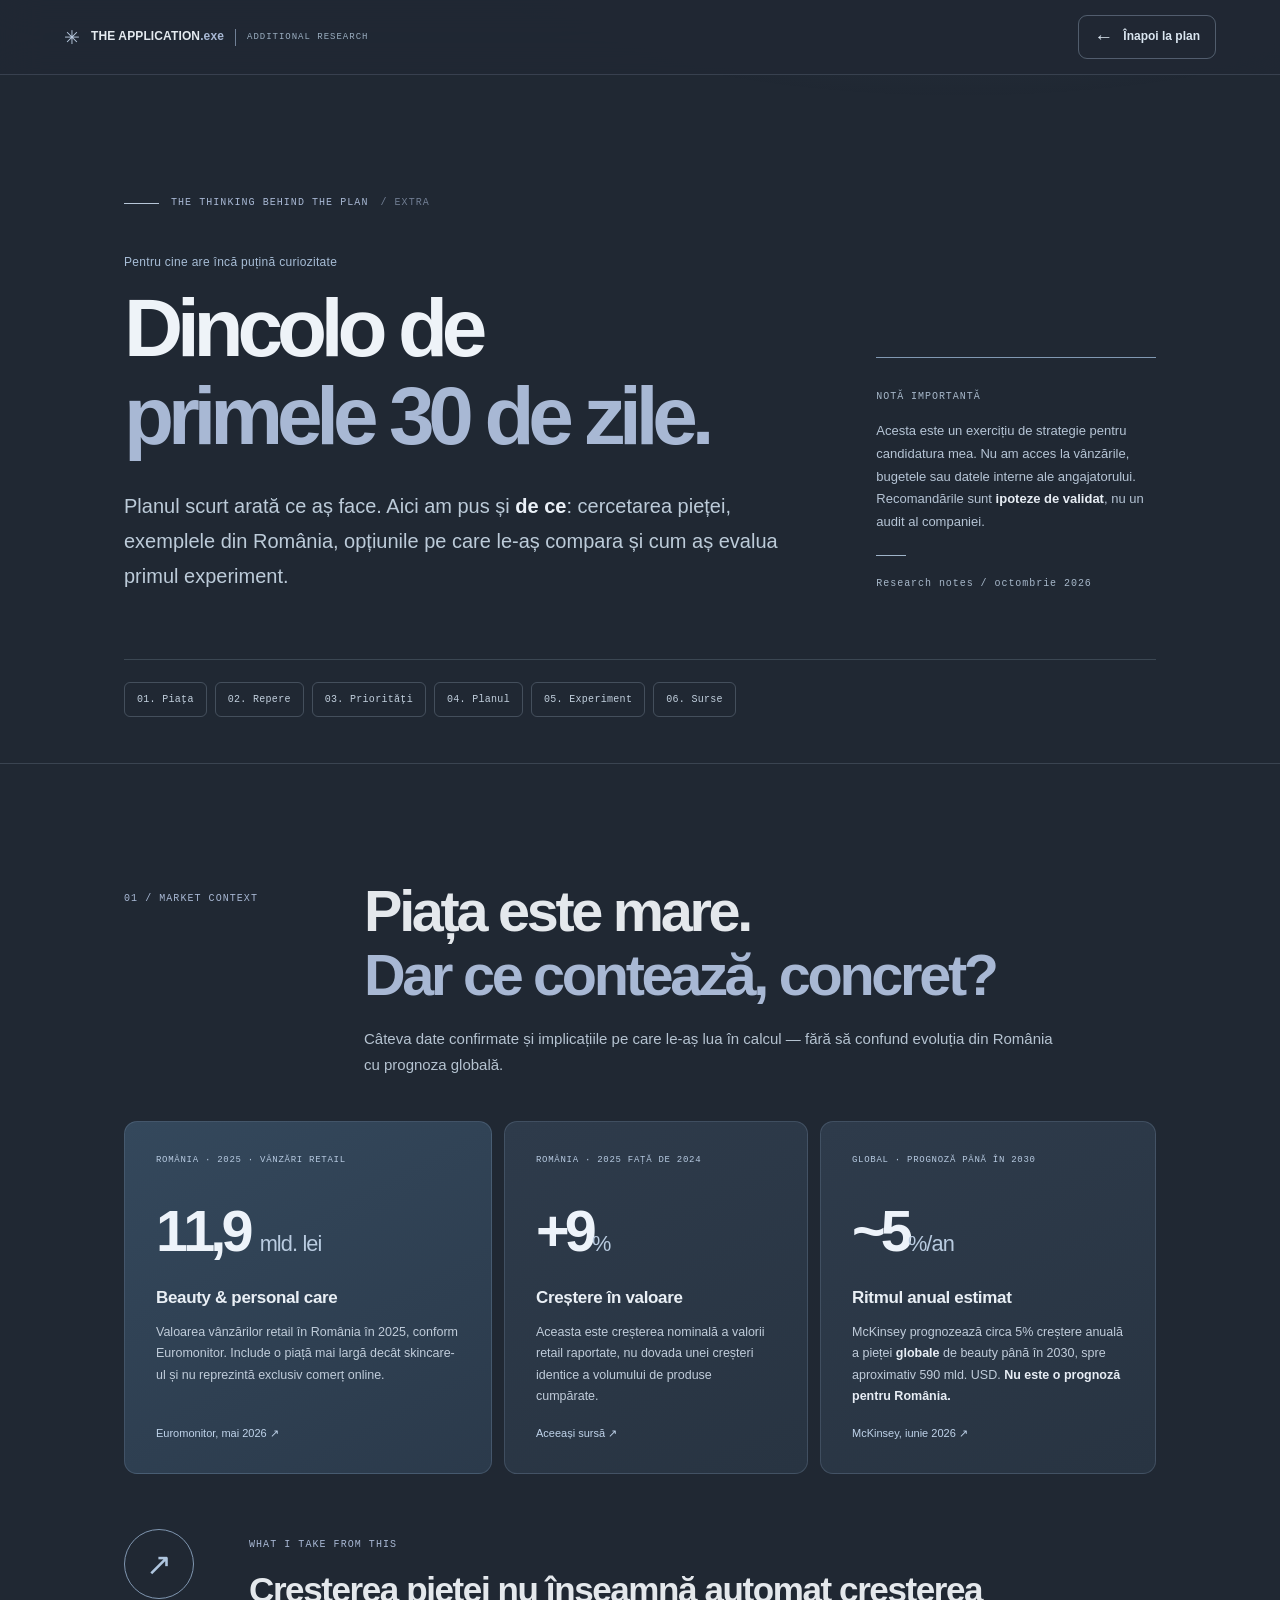
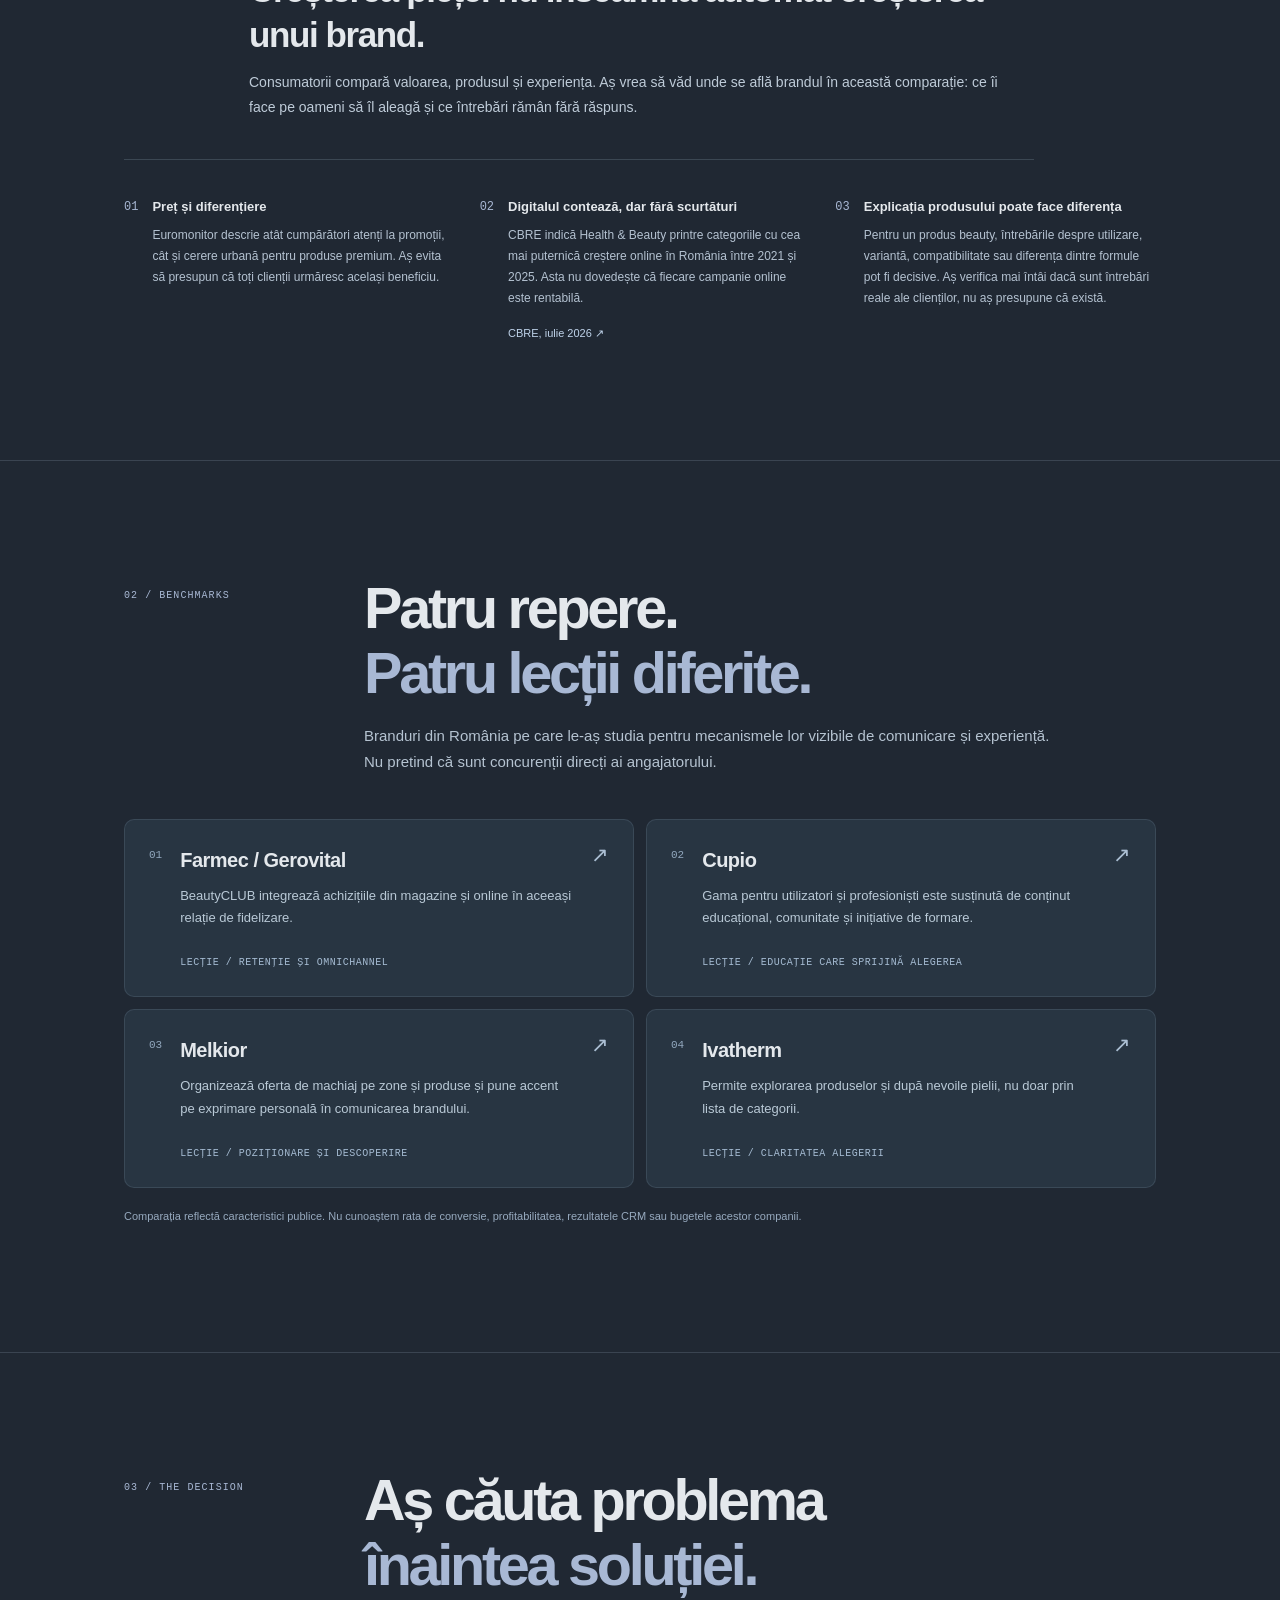
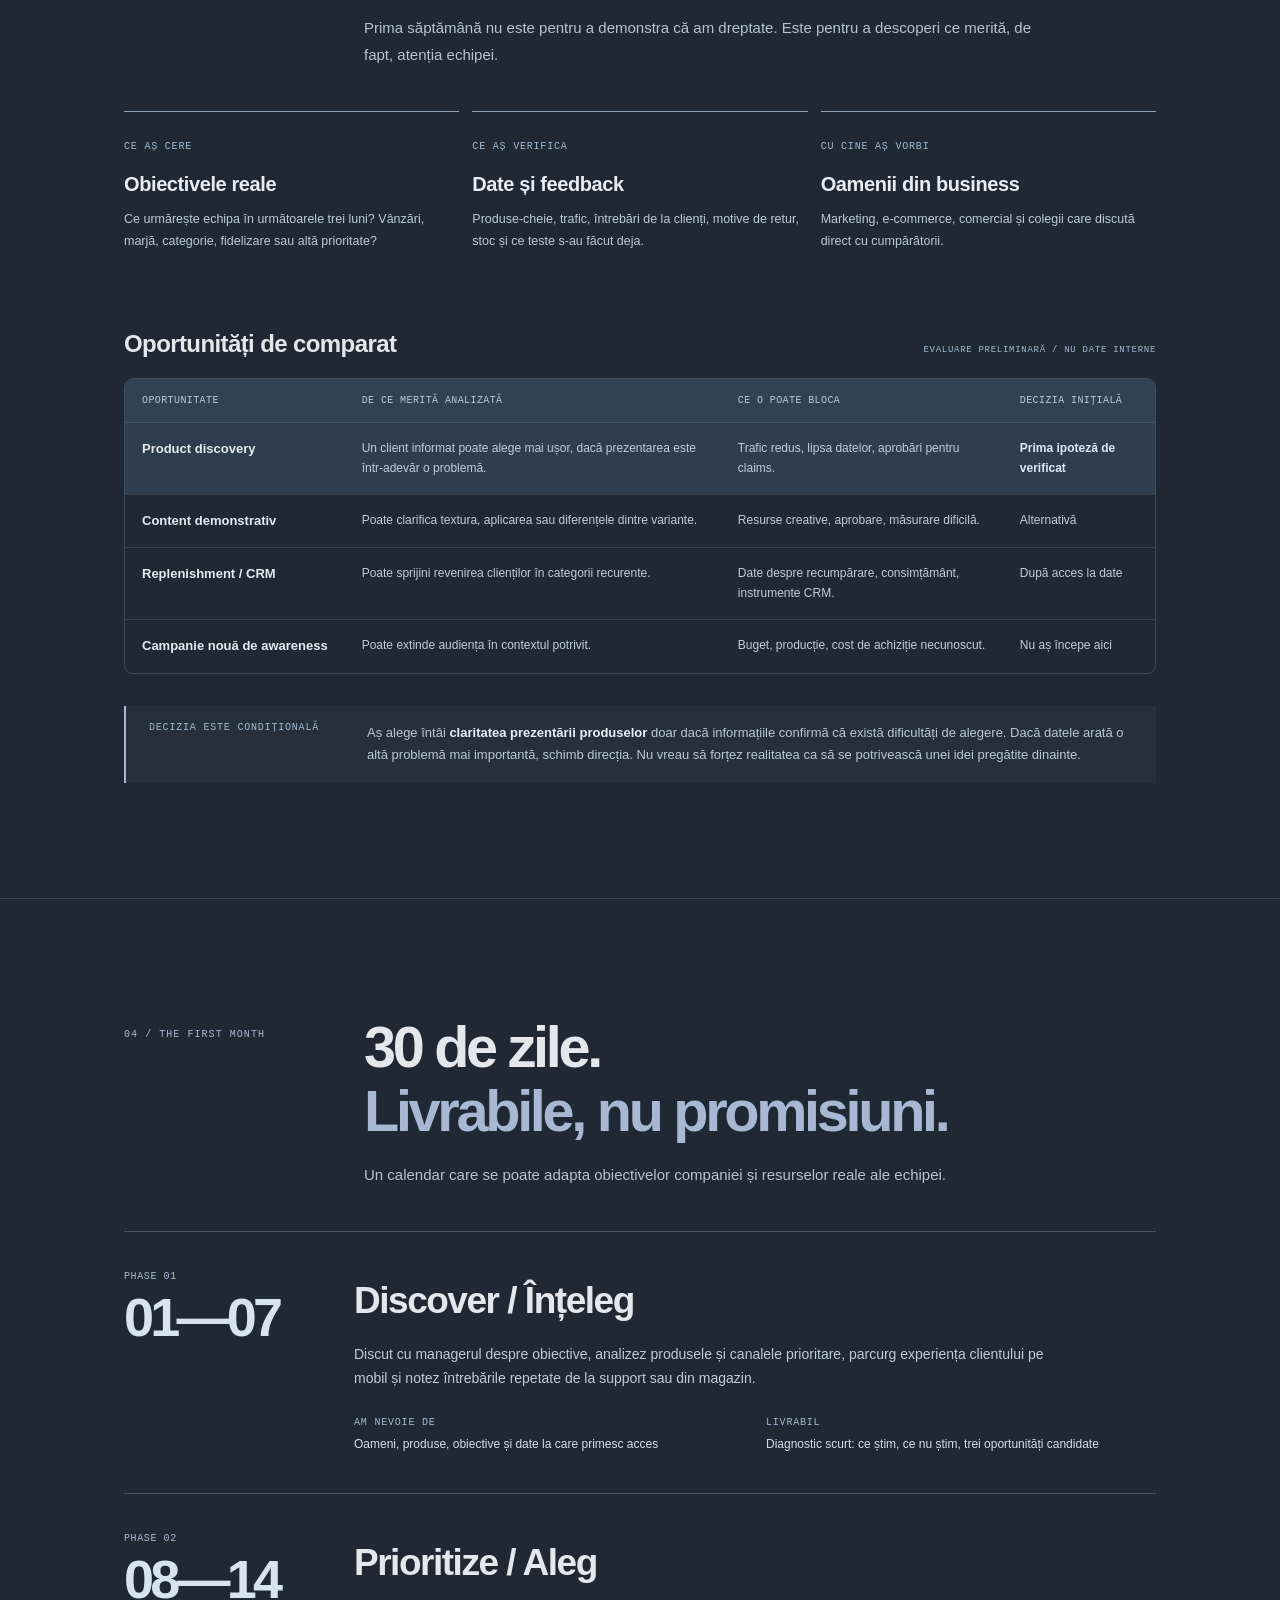
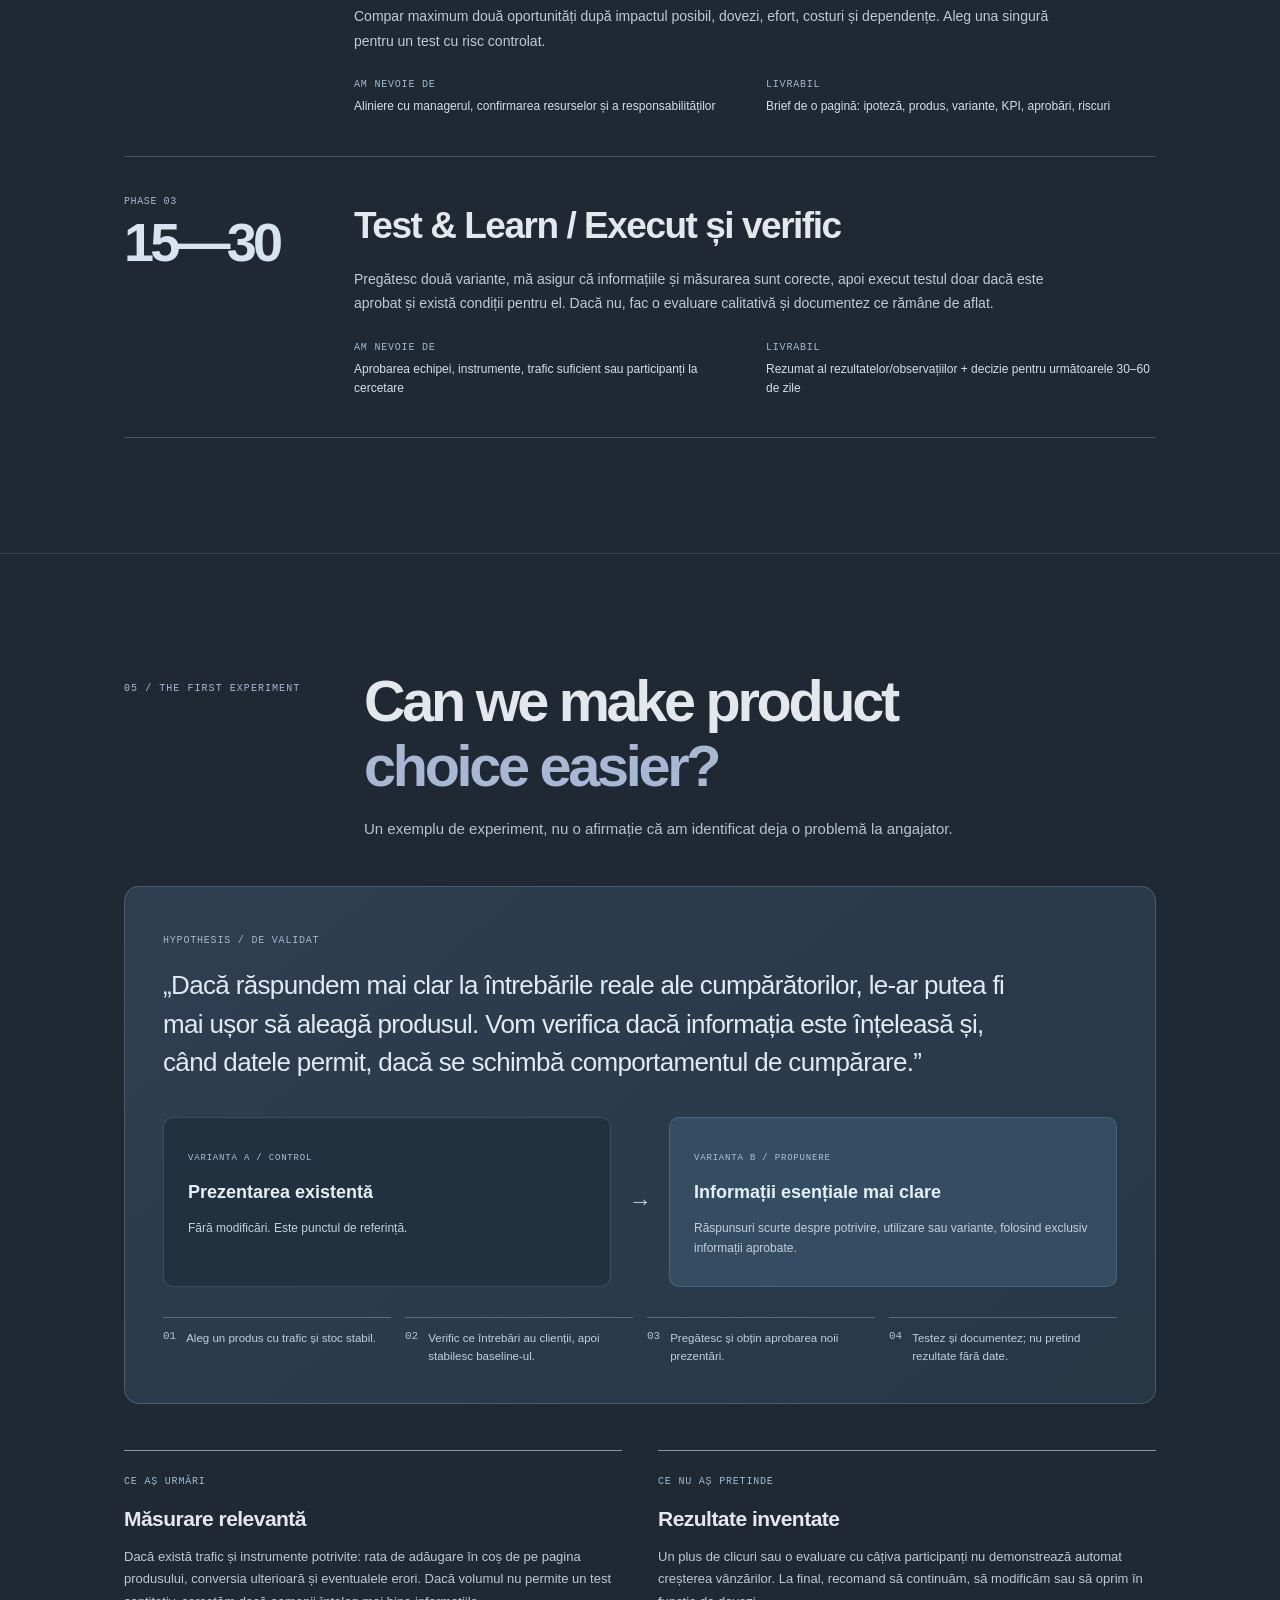
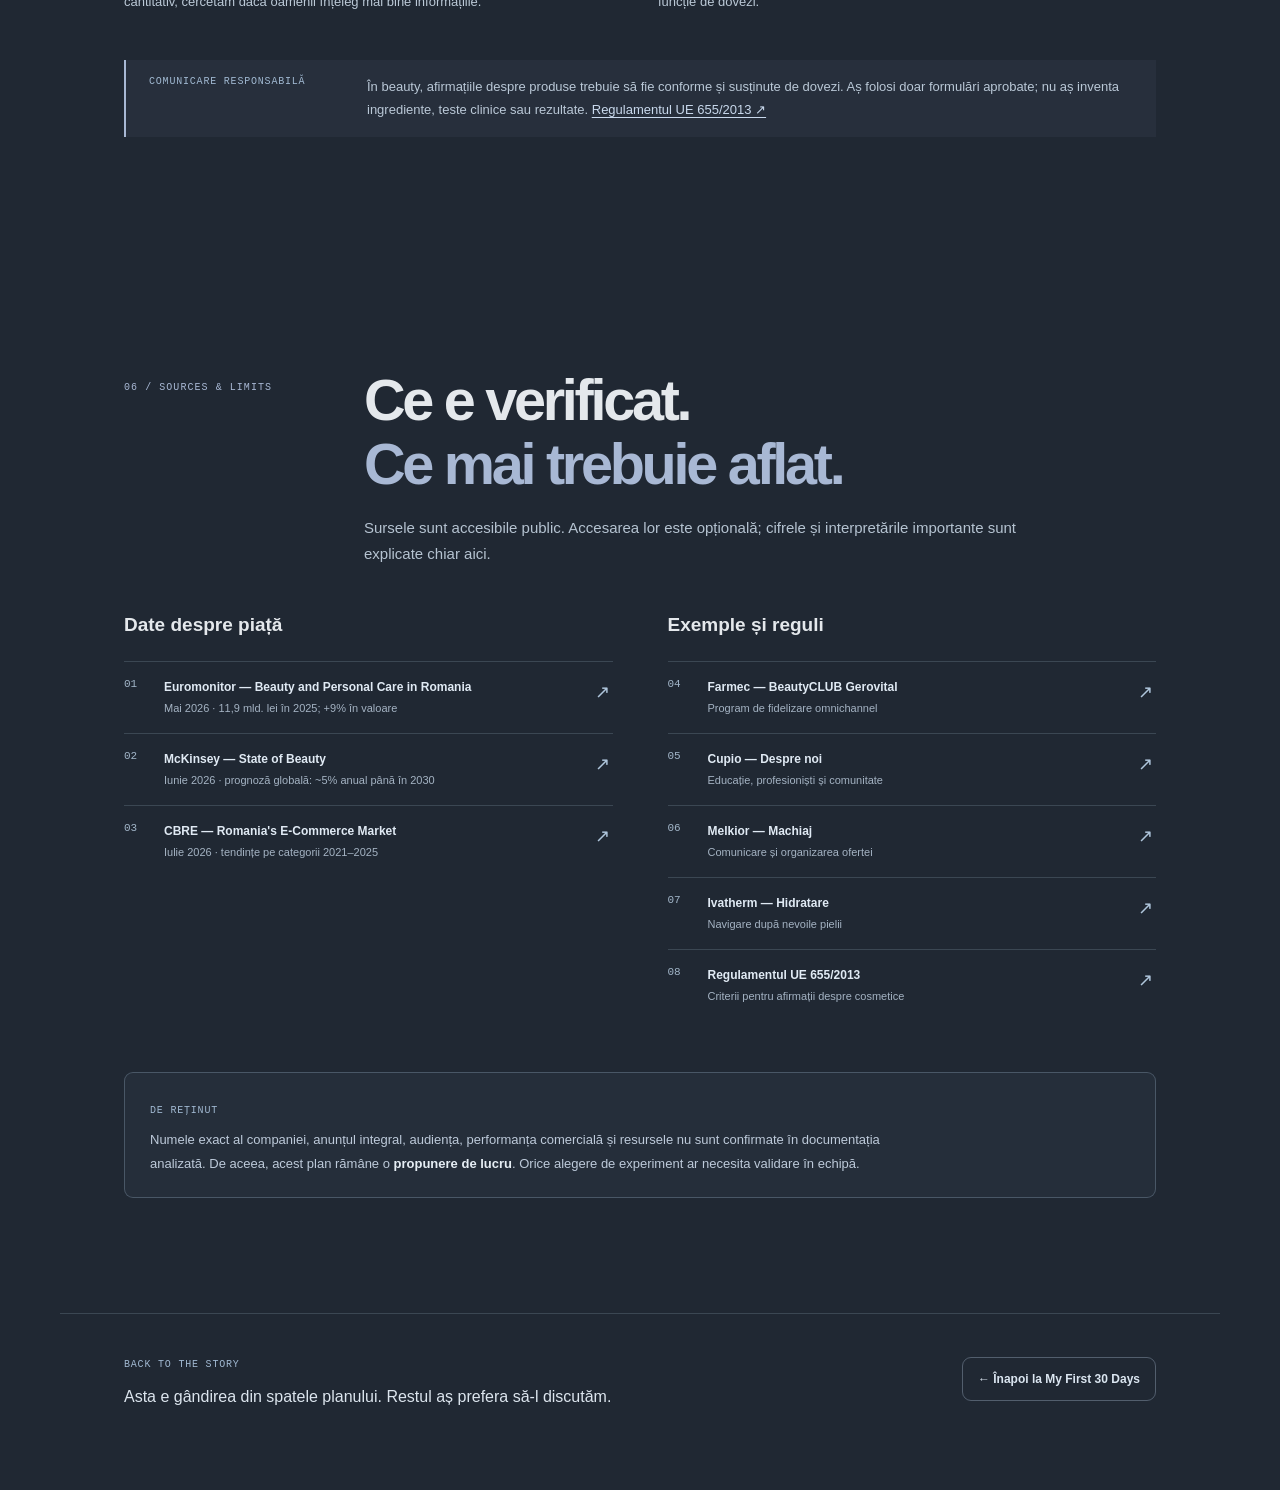
<file: analiza-plan-detaliat.html>
<!DOCTYPE html>
<html lang="ro">
<head>
<meta charset="UTF-8"/>
<meta name="viewport" content="width=device-width, initial-scale=1, viewport-fit=cover"/>
<meta name="theme-color" content="#202833"/>
<meta name="description" content="Analiză de piață și plan de marketing pentru primele 30 de zile — material suplimentar, opțional, al candidaturii THE APPLICATION.exe."/>
<title>Behind the Plan — THE APPLICATION.exe</title>
<link rel="icon" href="./favicon.svg" type="image/svg+xml"/>
<link rel="stylesheet" href="./analiza-plan-detaliat.css"/>
<script defer src="./analiza-plan-detaliat.js"></script>
</head>
<body>
<a href="#mainContent" class="skip-link">Sari la analiză</a>
<header class="detail-header">
  <div class="header-inner">
    <div class="header-id"><span class="header-mark" aria-hidden="true">✳</span> <strong>THE APPLICATION<span class="header-extension">.exe</span></strong> <span class="header-divider" aria-hidden="true"></span><span class="header-type">ADDITIONAL RESEARCH</span></div>
    <a class="back-link" href="./index.html?from=analysis#plan" data-return="true"><span aria-hidden="true">←</span> <span>Înapoi la plan</span></a>
  </div>
</header>
<main id="mainContent" tabindex="-1">
  <section class="detail-hero wrap" aria-labelledby="heroTitle">
    <div class="eyebrow"><span class="eyebrow-line"></span> THE THINKING BEHIND THE PLAN <span class="eyebrow-index">/ EXTRA</span></div>
    <div class="hero-layout">
      <div>
        <p class="topline">Pentru cine are încă puțină curiozitate</p>
        <h1 id="heroTitle">Dincolo de<br/><em>primele 30 de zile.</em></h1>
        <p class="hero-lead">Planul scurt arată ce aș face. Aici am pus și <strong>de ce</strong>: cercetarea pieței, exemplele din România, opțiunile pe care le-aș compara și cum aș evalua primul experiment.</p>
      </div>
      <div class="hero-aside"><span>NOTĂ IMPORTANTĂ</span><p>Acesta este un exercițiu de strategie pentru candidatura mea. Nu am acces la vânzările, bugetele sau datele interne ale angajatorului. Recomandările sunt <strong>ipoteze de validat</strong>, nu un audit al companiei.</p><div class="aside-line"></div><small>Research notes / octombrie 2026</small></div>
    </div>
    <nav class="jump-nav" aria-label="Navigare în analiza detaliată">
      <a href="#piata">01. Piața</a><a href="#repere">02. Repere</a><a href="#prioritati">03. Priorități</a><a href="#calendar">04. Planul</a><a href="#experiment">05. Experiment</a><a href="#surse">06. Surse</a>
    </nav>
  </section>

  <section class="detail-section section-border" id="piata" aria-labelledby="marketTitle">
    <div class="wrap">
      <div class="section-head"><span class="section-index">01 / MARKET CONTEXT</span><div><h2 id="marketTitle">Piața este mare.<br/><em>Dar ce contează, concret?</em></h2><p>Câteva date confirmate și implicațiile pe care le-aș lua în calcul — fără să confund evoluția din România cu prognoza globală.</p></div></div>
      <div class="metrics-grid">
        <article class="metric primary-metric">
          <span class="metric-kicker">ROMÂNIA · 2025 · VÂNZĂRI RETAIL</span>
          <div class="metric-big">11,9 <span>mld. lei</span></div>
          <h3>Beauty &amp; personal care</h3>
          <p>Valoarea vânzărilor retail în România în 2025, conform Euromonitor. Include o piață mai largă decât skincare-ul și nu reprezintă exclusiv comerț online.</p>
          <a class="inline-source" href="https://www.euromonitor.com/beauty-and-personal-care-in-romania/report" target="_blank" rel="noopener noreferrer">Euromonitor, mai 2026 <span aria-hidden="true">↗</span></a>
        </article>
        <article class="metric">
          <span class="metric-kicker">ROMÂNIA · 2025 FAȚĂ DE 2024</span>
          <div class="metric-big">+9<span>%</span></div>
          <h3>Creștere în valoare</h3>
          <p>Aceasta este creșterea nominală a valorii retail raportate, nu dovada unei creșteri identice a volumului de produse cumpărate.</p>
          <a class="inline-source" href="https://www.euromonitor.com/beauty-and-personal-care-in-romania/report" target="_blank" rel="noopener noreferrer">Aceeași sursă <span aria-hidden="true">↗</span></a>
        </article>
        <article class="metric">
          <span class="metric-kicker">GLOBAL · PROGNOZĂ PÂNĂ ÎN 2030</span>
          <div class="metric-big">~5<span>%/an</span></div>
          <h3>Ritmul anual estimat</h3>
          <p>McKinsey prognozează circa 5% creștere anuală a pieței <strong>globale</strong> de beauty până în 2030, spre aproximativ 590 mld. USD. <strong>Nu este o prognoză pentru România.</strong></p>
          <a class="inline-source" href="https://www.mckinsey.com/industries/consumer-packaged-goods/our-insights/state-of-beauty" target="_blank" rel="noopener noreferrer">McKinsey, iunie 2026 <span aria-hidden="true">↗</span></a>
        </article>
      </div>
      <div class="market-insight">
        <div class="insight-glyph" aria-hidden="true">↗</div>
        <div><span class="micro">WHAT I TAKE FROM THIS</span><h3>Creșterea pieței nu înseamnă automat creșterea unui brand.</h3><p>Consumatorii compară valoarea, produsul și experiența. Aș vrea să văd unde se află brandul în această comparație: ce îi face pe oameni să îl aleagă și ce întrebări rămân fără răspuns.</p></div>
      </div>
      <div class="research-notes">
        <div class="research-item"><span class="note-symbol">01</span><div><strong>Preț și diferențiere</strong><p>Euromonitor descrie atât cumpărători atenți la promoții, cât și cerere urbană pentru produse premium. Aș evita să presupun că toți clienții urmăresc același beneficiu.</p></div></div>
        <div class="research-item"><span class="note-symbol">02</span><div><strong>Digitalul contează, dar fără scurtături</strong><p>CBRE indică Health &amp; Beauty printre categoriile cu cea mai puternică creștere online în România între 2021 și 2025. Asta nu dovedește că fiecare campanie online este rentabilă.</p><a class="inline-source" href="https://www.cbre.ro/insights/reports/romania-s-e-commerce-market" target="_blank" rel="noopener noreferrer">CBRE, iulie 2026 ↗</a></div></div>
        <div class="research-item"><span class="note-symbol">03</span><div><strong>Explicația produsului poate face diferența</strong><p>Pentru un produs beauty, întrebările despre utilizare, variantă, compatibilitate sau diferența dintre formule pot fi decisive. Aș verifica mai întâi dacă sunt întrebări reale ale clienților, nu aș presupune că există.</p></div></div>
      </div>
    </div>
  </section>

  <section class="detail-section section-border" id="repere" aria-labelledby="peersTitle">
    <div class="wrap">
      <div class="section-head"><span class="section-index">02 / BENCHMARKS</span><div><h2 id="peersTitle">Patru repere.<br/><em>Patru lecții diferite.</em></h2><p>Branduri din România pe care le-aș studia pentru mecanismele lor vizibile de comunicare și experiență. Nu pretind că sunt concurenții direcți ai angajatorului.</p></div></div>
      <div class="peers">
        <article class="peer"><span class="peer-num">01</span><div><h3>Farmec / Gerovital</h3><p>BeautyCLUB integrează achizițiile din magazine și online în aceeași relație de fidelizare.</p><span class="peer-lesson">LECȚIE / RETENȚIE ȘI OMNICHANNEL</span></div><a aria-label="Sursa Farmec, într-o filă nouă" href="https://www.farmec.ro/compania/comunicate-de-presa/farmec-lanseaza-beautyclub-gerovital-un-program-de-fidelizare-cu-beneficii-exclusive-pentru-clienti/" target="_blank" rel="noopener noreferrer">↗</a></article>
        <article class="peer"><span class="peer-num">02</span><div><h3>Cupio</h3><p>Gama pentru utilizatori și profesioniști este susținută de conținut educațional, comunitate și inițiative de formare.</p><span class="peer-lesson">LECȚIE / EDUCAȚIE CARE SPRIJINĂ ALEGEREA</span></div><a aria-label="Sursa Cupio, într-o filă nouă" href="https://www.cupio.ro/despre-noi" target="_blank" rel="noopener noreferrer">↗</a></article>
        <article class="peer"><span class="peer-num">03</span><div><h3>Melkior</h3><p>Organizează oferta de machiaj pe zone și produse și pune accent pe exprimare personală în comunicarea brandului.</p><span class="peer-lesson">LECȚIE / POZIȚIONARE ȘI DESCOPERIRE</span></div><a aria-label="Sursa Melkior, într-o filă nouă" href="https://www.melkior.ro/machiaj" target="_blank" rel="noopener noreferrer">↗</a></article>
        <article class="peer"><span class="peer-num">04</span><div><h3>Ivatherm</h3><p>Permite explorarea produselor și după nevoile pielii, nu doar prin lista de categorii.</p><span class="peer-lesson">LECȚIE / CLARITATEA ALEGERII</span></div><a aria-label="Sursa Ivatherm, într-o filă nouă" href="https://ivatherm.ro/collections/fata-hidratare" target="_blank" rel="noopener noreferrer">↗</a></article>
      </div>
      <p class="section-footnote">Comparația reflectă caracteristici publice. Nu cunoaștem rata de conversie, profitabilitatea, rezultatele CRM sau bugetele acestor companii.</p>
    </div>
  </section>

  <section class="detail-section section-border" id="prioritati" aria-labelledby="prioritiesTitle">
    <div class="wrap">
      <div class="section-head"><span class="section-index">03 / THE DECISION</span><div><h2 id="prioritiesTitle">Aș căuta problema<br/><em>înaintea soluției.</em></h2><p>Prima săptămână nu este pentru a demonstra că am dreptate. Este pentru a descoperi ce merită, de fapt, atenția echipei.</p></div></div>
      <div class="question-grid">
        <div><span>CE AȘ CERE</span><strong>Obiectivele reale</strong><p>Ce urmărește echipa în următoarele trei luni? Vânzări, marjă, categorie, fidelizare sau altă prioritate?</p></div>
        <div><span>CE AȘ VERIFICA</span><strong>Date și feedback</strong><p>Produse-cheie, trafic, întrebări de la clienți, motive de retur, stoc și ce teste s-au făcut deja.</p></div>
        <div><span>CU CINE AȘ VORBI</span><strong>Oamenii din business</strong><p>Marketing, e-commerce, comercial și colegii care discută direct cu cumpărătorii.</p></div>
      </div>
      <div class="priority-head"><h3>Oportunități de comparat</h3><span>EVALUARE PRELIMINARĂ / NU DATE INTERNE</span></div>
      <div class="table-scroll" tabindex="0" aria-label="Tabel comparativ al priorităților; derulează orizontal pe ecrane mici"><table class="priority-table"><thead><tr><th>Oportunitate</th><th>De ce merită analizată</th><th>Ce o poate bloca</th><th>Decizia inițială</th></tr></thead><tbody>
        <tr class="selected"><th>Product discovery</th><td>Un client informat poate alege mai ușor, dacă prezentarea este într-adevăr o problemă.</td><td>Trafic redus, lipsa datelor, aprobări pentru claims.</td><td><strong>Prima ipoteză de verificat</strong></td></tr>
        <tr><th>Content demonstrativ</th><td>Poate clarifica textura, aplicarea sau diferențele dintre variante.</td><td>Resurse creative, aprobare, măsurare dificilă.</td><td>Alternativă</td></tr>
        <tr><th>Replenishment / CRM</th><td>Poate sprijini revenirea clienților în categorii recurente.</td><td>Date despre recumpărare, consimțământ, instrumente CRM.</td><td>După acces la date</td></tr>
        <tr><th>Campanie nouă de awareness</th><td>Poate extinde audiența în contextul potrivit.</td><td>Buget, producție, cost de achiziție necunoscut.</td><td>Nu aș începe aici</td></tr>
      </tbody></table></div>
      <div class="callout"><span>DECIZIA ESTE CONDIȚIONALĂ</span><p>Aș alege întâi <strong>claritatea prezentării produselor</strong> doar dacă informațiile confirmă că există dificultăți de alegere. Dacă datele arată o altă problemă mai importantă, schimb direcția. Nu vreau să forțez realitatea ca să se potrivească unei idei pregătite dinainte.</p></div>
    </div>
  </section>

  <section class="detail-section section-border" id="calendar" aria-labelledby="planLongTitle">
    <div class="wrap">
      <div class="section-head"><span class="section-index">04 / THE FIRST MONTH</span><div><h2 id="planLongTitle">30 de zile.<br/><em>Livrabile, nu promisiuni.</em></h2><p>Un calendar care se poate adapta obiectivelor companiei și resurselor reale ale echipei.</p></div></div>
      <div class="phase-list">
        <article class="phase-detail"><div class="phase-count"><span>PHASE 01</span><strong>01—07</strong></div><div><h3>Discover / Înțeleg</h3><p>Discut cu managerul despre obiective, analizez produsele și canalele prioritare, parcurg experiența clientului pe mobil și notez întrebările repetate de la support sau din magazin.</p><div class="phase-mini"><div><span>AM NEVOIE DE</span>Oameni, produse, obiective și date la care primesc acces</div><div><span>LIVRABIL</span>Diagnostic scurt: ce știm, ce nu știm, trei oportunități candidate</div></div></div></article>
        <article class="phase-detail"><div class="phase-count"><span>PHASE 02</span><strong>08—14</strong></div><div><h3>Prioritize / Aleg</h3><p>Compar maximum două oportunități după impactul posibil, dovezi, efort, costuri și dependențe. Aleg una singură pentru un test cu risc controlat.</p><div class="phase-mini"><div><span>AM NEVOIE DE</span>Aliniere cu managerul, confirmarea resurselor și a responsabilităților</div><div><span>LIVRABIL</span>Brief de o pagină: ipoteză, produs, variante, KPI, aprobări, riscuri</div></div></div></article>
        <article class="phase-detail"><div class="phase-count"><span>PHASE 03</span><strong>15—30</strong></div><div><h3>Test &amp; Learn / Execut și verific</h3><p>Pregătesc două variante, mă asigur că informațiile și măsurarea sunt corecte, apoi execut testul doar dacă este aprobat și există condiții pentru el. Dacă nu, fac o evaluare calitativă și documentez ce rămâne de aflat.</p><div class="phase-mini"><div><span>AM NEVOIE DE</span>Aprobarea echipei, instrumente, trafic suficient sau participanți la cercetare</div><div><span>LIVRABIL</span>Rezumat al rezultatelor/observațiilor + decizie pentru următoarele 30–60 de zile</div></div></div></article>
      </div>
    </div>
  </section>

  <section class="detail-section section-border" id="experiment" aria-labelledby="experimentTitle">
    <div class="wrap">
      <div class="section-head"><span class="section-index">05 / THE FIRST EXPERIMENT</span><div><h2 id="experimentTitle">Can we make product<br/><em>choice easier?</em></h2><p>Un exemplu de experiment, nu o afirmație că am identificat deja o problemă la angajator.</p></div></div>
      <div class="experiment-frame">
        <div class="experiment-idea"><span>HYPOTHESIS / DE VALIDAT</span><p>„Dacă răspundem mai clar la întrebările reale ale cumpărătorilor, le-ar putea fi mai ușor să aleagă produsul. Vom verifica dacă informația este înțeleasă și, când datele permit, dacă se schimbă comportamentul de cumpărare.”</p></div>
        <div class="experiment-comparison"><div><small>VARIANTA A / CONTROL</small><strong>Prezentarea existentă</strong><p>Fără modificări. Este punctul de referință.</p></div><div class="comparison-arrow" aria-hidden="true">→</div><div><small>VARIANTA B / PROPUNERE</small><strong>Informații esențiale mai clare</strong><p>Răspunsuri scurte despre potrivire, utilizare sau variante, folosind exclusiv informații aprobate.</p></div></div>
        <div class="experiment-steps"><div><b>01</b><span>Aleg un produs cu trafic și stoc stabil.</span></div><div><b>02</b><span>Verific ce întrebări au clienții, apoi stabilesc baseline-ul.</span></div><div><b>03</b><span>Pregătesc și obțin aprobarea noii prezentări.</span></div><div><b>04</b><span>Testez și documentez; nu pretind rezultate fără date.</span></div></div>
      </div>
      <div class="evaluate-grid"><div><span>CE AȘ URMĂRI</span><h3>Măsurare relevantă</h3><p>Dacă există trafic și instrumente potrivite: rata de adăugare în coș de pe pagina produsului, conversia ulterioară și eventualele erori. Dacă volumul nu permite un test cantitativ, cercetăm dacă oamenii înțeleg mai bine informațiile.</p></div><div><span>CE NU AȘ PRETINDE</span><h3>Rezultate inventate</h3><p>Un plus de clicuri sau o evaluare cu câțiva participanți nu demonstrează automat creșterea vânzărilor. La final, recomand să continuăm, să modificăm sau să oprim în funcție de dovezi.</p></div></div>
      <div class="callout compliance"><span>COMUNICARE RESPONSABILĂ</span><p>În beauty, afirmațiile despre produse trebuie să fie conforme și susținute de dovezi. Aș folosi doar formulări aprobate; nu aș inventa ingrediente, teste clinice sau rezultate. <a href="https://eur-lex.europa.eu/legal-content/EN/TXT/?uri=CELEX:32013R0655" target="_blank" rel="noopener noreferrer">Regulamentul UE 655/2013 ↗</a></p></div>
    </div>
  </section>

  <section class="detail-section" id="surse" aria-labelledby="sourcesTitle">
    <div class="wrap">
      <div class="section-head"><span class="section-index">06 / SOURCES &amp; LIMITS</span><div><h2 id="sourcesTitle">Ce e verificat.<br/><em>Ce mai trebuie aflat.</em></h2><p>Sursele sunt accesibile public. Accesarea lor este opțională; cifrele și interpretările importante sunt explicate chiar aici.</p></div></div>
      <div class="sources-layout"><div class="source-group"><h3>Date despre piață</h3>
        <a href="https://www.euromonitor.com/beauty-and-personal-care-in-romania/report" target="_blank" rel="noopener noreferrer"><span>01</span><div><strong>Euromonitor — Beauty and Personal Care in Romania</strong><small>Mai 2026 · 11,9 mld. lei în 2025; +9% în valoare</small></div><b aria-hidden="true">↗</b></a>
        <a href="https://www.mckinsey.com/industries/consumer-packaged-goods/our-insights/state-of-beauty" target="_blank" rel="noopener noreferrer"><span>02</span><div><strong>McKinsey — State of Beauty</strong><small>Iunie 2026 · prognoză globală: ~5% anual până în 2030</small></div><b aria-hidden="true">↗</b></a>
        <a href="https://www.cbre.ro/insights/reports/romania-s-e-commerce-market" target="_blank" rel="noopener noreferrer"><span>03</span><div><strong>CBRE — Romania's E-Commerce Market</strong><small>Iulie 2026 · tendințe pe categorii 2021–2025</small></div><b aria-hidden="true">↗</b></a>
      </div><div class="source-group"><h3>Exemple și reguli</h3>
        <a href="https://www.farmec.ro/compania/comunicate-de-presa/farmec-lanseaza-beautyclub-gerovital-un-program-de-fidelizare-cu-beneficii-exclusive-pentru-clienti/" target="_blank" rel="noopener noreferrer"><span>04</span><div><strong>Farmec — BeautyCLUB Gerovital</strong><small>Program de fidelizare omnichannel</small></div><b aria-hidden="true">↗</b></a>
        <a href="https://www.cupio.ro/despre-noi" target="_blank" rel="noopener noreferrer"><span>05</span><div><strong>Cupio — Despre noi</strong><small>Educație, profesioniști și comunitate</small></div><b aria-hidden="true">↗</b></a>
        <a href="https://www.melkior.ro/machiaj" target="_blank" rel="noopener noreferrer"><span>06</span><div><strong>Melkior — Machiaj</strong><small>Comunicare și organizarea ofertei</small></div><b aria-hidden="true">↗</b></a>
        <a href="https://ivatherm.ro/collections/fata-hidratare" target="_blank" rel="noopener noreferrer"><span>07</span><div><strong>Ivatherm — Hidratare</strong><small>Navigare după nevoile pielii</small></div><b aria-hidden="true">↗</b></a>
        <a href="https://eur-lex.europa.eu/legal-content/EN/TXT/?uri=CELEX:32013R0655" target="_blank" rel="noopener noreferrer"><span>08</span><div><strong>Regulamentul UE 655/2013</strong><small>Criterii pentru afirmații despre cosmetice</small></div><b aria-hidden="true">↗</b></a>
      </div></div>
      <div class="limitations"><span>DE REȚINUT</span><p>Numele exact al companiei, anunțul integral, audiența, performanța comercială și resursele nu sunt confirmate în documentația analizată. De aceea, acest plan rămâne o <strong>propunere de lucru</strong>. Orice alegere de experiment ar necesita validare în echipă.</p></div>
    </div>
  </section>
  <footer class="detail-footer wrap"><div><span>BACK TO THE STORY</span><p>Asta e gândirea din spatele planului. Restul aș prefera să-l discutăm.</p></div><a class="back-link footer-return" href="./index.html?from=analysis#plan" data-return="true">← Înapoi la My First 30 Days</a></footer>
</main>
</body>
</html>
</file>
<file: analiza-plan-detaliat.css>
/* THE APPLICATION.exe — Optional deep research / Soft Slate editorial microsite. */
:root{color-scheme:dark;--bg:#202833;--surface:#2C3541;--accent:#A8B8D4;--text:#E4E8EC;--muted:#A9B3BE;--line:rgba(170,192,214,.20);--ink2:#CFD9E6;--mono:ui-monospace,SFMono-Regular,Consolas,'Liberation Mono',monospace}
*{box-sizing:border-box}
html{scroll-behavior:smooth;scroll-padding-top:88px}
body{margin:0;background:var(--bg);font-family:Inter,-apple-system,BlinkMacSystemFont,'Segoe UI',sans-serif;color:var(--text);-webkit-font-smoothing:antialiased;line-height:1.6;min-width:280px}
body::before{content:'';inset:0;position:fixed;z-index:-1;pointer-events:none;background:radial-gradient(ellipse 60% 30% at 75% -10%,rgba(144,168,199,.10),transparent 70%)}
a{color:#c9d9ed;text-underline-offset:3px}
a:hover{color:#fff}
:focus-visible{outline:2px solid #e7eff9;outline-offset:4px}
.skip-link{position:fixed;top:-100px;left:12px;z-index:999;padding:10px 16px;background:#fff;color:#202833;text-decoration:none}.skip-link:focus{top:10px}
.wrap{max-width:1160px;margin:0 auto;padding-left:clamp(20px,5vw,64px);padding-right:clamp(20px,5vw,64px)}
.detail-header{position:sticky;top:0;z-index:50;border-bottom:1px solid rgba(168,184,212,.18);background:rgba(32,40,51,.94);backdrop-filter:blur(20px)}
.header-inner{max-width:1320px;margin:0 auto;padding:15px clamp(20px,5vw,64px);display:flex;gap:20px;align-items:center;justify-content:space-between;min-height:70px}
.header-id{display:flex;align-items:center;gap:11px;white-space:nowrap;min-width:0}
.header-id strong{font-size:12px;letter-spacing:.01em;color:#e4eaf0}
.header-extension{color:#a8b8d4}.header-mark{font-size:19px;color:#b8c9df;line-height:1}.header-divider{height:17px;border-left:1px solid #708096}.header-type{font:9px var(--mono);letter-spacing:.11em;color:#9baec1}
.back-link{border:1px solid rgba(178,199,223,.34);border-radius:9px;padding:10px 15px;display:inline-flex;align-items:center;gap:10px;color:#dbe6f1;text-decoration:none;white-space:nowrap;font-weight:600;font-size:12px;line-height:1.3;min-height:44px;transition:background .2s}
.back-link:hover{background:#354454;color:white}.back-link span:first-child{font-size:19px;line-height:0}
.detail-hero{padding-top:clamp(65px,10vw,120px);padding-bottom:46px}
.eyebrow,.section-index,.micro{font:10px/1.6 var(--mono);letter-spacing:.105em;color:#a8b8d4}
.eyebrow{display:flex;align-items:center;gap:12px}.eyebrow-line{width:35px;border-top:1px solid #b7c6d8}.eyebrow-index{opacity:.6}
.hero-layout{display:grid;grid-template-columns:minmax(0,1.6fr) minmax(225px,.65fr);align-items:end;gap:clamp(36px,5vw,85px);margin-top:42px}
.topline{font-size:12px;color:#a7bdd6;letter-spacing:.025em;margin:0 0 12px}
h1{font-size:clamp(47px,6.4vw,89px);line-height:1.07;font-weight:665;letter-spacing:-.075em;margin:0;color:#eef3f8}h1 em,h2 em{font-style:normal;color:#a8b8d4}
.hero-lead{font-size:clamp(16px,1.7vw,20px);line-height:1.75;color:#bccbd9;max-width:660px;margin:29px 0 0}.hero-lead strong{color:#eaf0f7;font-weight:550}
.hero-aside{border-top:1px solid #8199b3;padding:23px 0 0;color:#b5c4d5}.hero-aside>span,.hero-aside small{color:#a7b8ca;font:10px var(--mono);letter-spacing:.095em}.hero-aside p{font-size:13px;line-height:1.75;margin:14px 0}.hero-aside strong{color:#e7edf4;font-weight:600}.aside-line{width:30px;height:1px;background:#9fb4c9;margin:21px 0 12px}
.jump-nav{display:flex;flex-wrap:wrap;gap:8px;margin-top:65px;border-top:1px solid var(--line);padding-top:22px}.jump-nav a{display:inline-block;font:10px var(--mono);color:#c2d0de;letter-spacing:.03em;text-decoration:none;border:1px solid rgba(174,193,213,.26);border-radius:6px;padding:11px 12px;white-space:nowrap}.jump-nav a:hover{background:#2c3a49;color:#fff}
.detail-section{padding:clamp(72px,9vw,126px) 0}.section-border{border-top:1px solid rgba(170,190,210,.19)}
.section-head{display:grid;grid-template-columns:205px minmax(0,1fr);gap:35px;margin-bottom:43px}.section-index{padding-top:12px;white-space:nowrap}.section-head h2{margin:0 0 18px;font-size:clamp(36px,4.5vw,58px);font-weight:650;letter-spacing:-.057em;line-height:1.12}.section-head p{margin:0;color:#b5c3d1;font-size:15px;line-height:1.75;max-width:690px}
.metrics-grid{display:grid;grid-template-columns:1.15fr .95fr 1.05fr;gap:12px}.metric{background:linear-gradient(155deg,#2E3B4B 0%,#283442 100%);border:1px solid rgba(155,181,211,.20);border-radius:13px;padding:clamp(21px,2.9vw,31px);display:flex;flex-direction:column;min-width:0}.primary-metric{background:linear-gradient(152deg,#34485c,#2b3a4b)}
.metric-kicker{font:9px/1.6 var(--mono);letter-spacing:.08em;color:#b7cae1;min-height:30px}.metric-big{font-size:clamp(40px,4.5vw,66px);line-height:1.1;letter-spacing:-.085em;color:#edf3fa;font-weight:680;margin:17px 0 20px;white-space:nowrap}.metric-big span{font-size:clamp(17px,1.7vw,25px);font-weight:480;letter-spacing:-.04em;color:#b9cbe0}.metric h3{font-size:17px;letter-spacing:-.02em;margin:0 0 11px;color:#e9eff5}.metric p{font-size:12.5px;line-height:1.72;color:#c0ccda;flex:1;margin:0 0 17px}.metric p strong{color:#e7edf5;font-weight:600}.inline-source{font-size:11px;color:#bfd3ea;text-decoration:none;display:inline-block}.inline-source:hover{text-decoration:underline}
.market-insight{display:grid;grid-template-columns:100px minmax(0,1fr);gap:25px;border-bottom:1px solid var(--line);margin-top:55px;padding-bottom:40px;max-width:910px}.insight-glyph{height:70px;width:70px;border:1px solid #8097b1;border-radius:50%;display:grid;place-items:center;font-size:31px;color:#afc6df}.market-insight h3{margin:12px 0;font-size:clamp(23px,3vw,35px);line-height:1.3;letter-spacing:-.04em;font-weight:600}.market-insight p{margin:0;color:#becbd8;line-height:1.77;font-size:14px;max-width:750px}
.research-notes{display:grid;grid-template-columns:repeat(3,minmax(0,1fr));gap:35px;margin-top:40px}.research-item{display:flex;gap:14px;align-items:start}.note-symbol{color:#a8b8d4;font:12px var(--mono);flex:0 0 auto}.research-item strong{display:block;margin:-3px 0 7px;font-size:13px;font-weight:650}.research-item p{margin:0 0 10px;font-size:12px;color:#b4c2d1;line-height:1.75}
.peers{display:grid;grid-template-columns:repeat(2,minmax(0,1fr));gap:12px}.peer{display:flex;gap:18px;align-items:flex-start;padding:24px;background:#283542;border:1px solid rgba(152,174,196,.16);border-radius:10px;min-width:0}.peer-num{font:11px var(--mono);color:#92a8be;align-self:flex-start;padding-top:5px}.peer>div{flex:1}.peer h3{font-size:20px;letter-spacing:-.025em;margin:0 0 9px}.peer p{font-size:13px;line-height:1.7;color:#b9c9d6;margin:0 0 18px}.peer-lesson{font:10px/1.65 var(--mono);letter-spacing:.05em;color:#a5bbd2}.peer>a{font-size:21px;line-height:1;color:#acbfd3;text-decoration:none}.peer>a:hover{transform:translate(2px,-2px)}.section-footnote{font-size:11px;color:#97aabf;margin-top:19px;line-height:1.7}
.question-grid{display:grid;grid-template-columns:repeat(3,minmax(0,1fr));gap:13px;margin-bottom:54px}.question-grid>div{border-top:1px solid #90a5b9;padding:19px 0}.question-grid span,.priority-head span,.callout span,.phase-mini span,.experiment-idea span,.evaluate-grid>div>span,.limitations span,.detail-footer>div>span{font:10px var(--mono);color:#a1b9d2;letter-spacing:.08em}.question-grid strong{display:block;color:#e8edf4;font-size:20px;font-weight:600;margin:12px 0 9px;letter-spacing:-.02em}.question-grid p{font-size:12.5px;line-height:1.7;color:#bbcad9;margin:0}
.priority-head{display:flex;align-items:baseline;justify-content:space-between;gap:20px;margin-bottom:15px}.priority-head h3{font-size:24px;letter-spacing:-.025em;margin:0}.priority-head span{font-size:9px;text-align:right}.table-scroll{max-width:100%;overflow:auto;scrollbar-color:#657c94 #273442;border-radius:9px;border:1px solid #63778d77}.priority-table{width:100%;min-width:660px;border-collapse:collapse;text-align:left;line-height:1.6}.priority-table th,.priority-table td{padding:16px 17px;border-bottom:1px solid #6d819344;vertical-align:top;font-size:12px;color:#c0cddb}.priority-table thead th{background:#314252;color:#b9cbda;font:10px var(--mono);text-transform:uppercase;letter-spacing:.04em}.priority-table tbody th{color:#e3eaf0;font-size:13px;font-weight:640;white-space:nowrap}.priority-table tbody tr:last-child th,.priority-table tbody tr:last-child td{border-bottom:0}.priority-table .selected{background:#2e3e4e}.priority-table td strong{color:#dbeafa}
.callout{display:grid;grid-template-columns:195px minmax(0,1fr);gap:23px;border-left:2px solid #a8b8d4;padding:16px 23px;background:rgba(168,184,212,.055);margin-top:32px}.callout p{margin:0;font-size:13px;line-height:1.75;color:#bac8d7}.callout p strong{color:#e8eff7}
.phase-list{border-top:1px solid rgba(155,177,198,.32)}.phase-detail{display:grid;grid-template-columns:195px minmax(0,1fr);gap:35px;padding:39px 0;border-bottom:1px solid rgba(155,177,198,.32)}.phase-count span{display:block;font:10px var(--mono);color:#a8b8d4;letter-spacing:.06em}.phase-count strong{display:block;font-size:clamp(32px,4.3vw,54px);letter-spacing:-.07em;font-weight:640;color:#d7e3f0;line-height:1.3}.phase-detail h3{margin:0 0 12px;font-size:clamp(24px,2.9vw,37px);letter-spacing:-.04em}.phase-detail p{margin:0 0 26px;color:#becbd9;font-size:14px;line-height:1.75;max-width:710px}.phase-mini{display:grid;grid-template-columns:repeat(2,minmax(0,1fr));gap:22px}.phase-mini>div{font-size:12px;line-height:1.6;color:#d4dfeb}.phase-mini span{display:block;margin-bottom:7px}
.experiment-frame{border:1px solid rgba(169,191,213,.25);border-radius:15px;background:linear-gradient(140deg,#2f3e50,#283746);padding:clamp(20px,4vw,38px)}.experiment-idea{max-width:850px}.experiment-idea p{font-size:clamp(17px,2.4vw,26px);line-height:1.48;letter-spacing:-.025em;font-weight:520;color:#e1eaf4;margin:16px 0 35px}.experiment-comparison{display:grid;grid-template-columns:1fr 34px 1fr;align-items:center;gap:12px}.experiment-comparison>div:not(.comparison-arrow){padding:24px;background:#223140;border:1px solid rgba(165,188,215,.20);border-radius:10px;min-height:170px}.experiment-comparison>div:last-child{background:#354d62}.experiment-comparison small{font:9px var(--mono);letter-spacing:.09em;color:#abc0d7}.experiment-comparison strong{display:block;color:#e6eff6;font-size:18px;line-height:1.35;margin:13px 0}.experiment-comparison p{font-size:12px;color:#c4d0dc;margin:0;line-height:1.7}.comparison-arrow{text-align:center;font-size:23px;color:#bbd0e7}
.experiment-steps{display:grid;grid-template-columns:repeat(4,1fr);gap:14px;margin-top:30px}.experiment-steps>div{border-top:1px solid #93afce6d;padding-top:12px;display:flex;gap:10px}.experiment-steps b{font:11px var(--mono);color:#adbfda}.experiment-steps span{font-size:11.5px;line-height:1.55;color:#c0cddc}
.evaluate-grid{display:grid;grid-template-columns:1fr 1fr;gap:36px;margin:46px 0}.evaluate-grid>div{border-top:1px solid #8197ae;padding-top:15px}.evaluate-grid h3{font-size:21px;letter-spacing:-.025em;margin:10px 0}.evaluate-grid p{font-size:13px;line-height:1.75;color:#bbc9d7;margin:0}.compliance{margin-top:18px}
.sources-layout{display:grid;grid-template-columns:1fr 1fr;gap:55px}.source-group h3{font-size:19px;margin:0 0 20px}.source-group>a{display:grid;grid-template-columns:28px 1fr 18px;gap:12px;padding:16px 0;border-top:1px solid var(--line);text-decoration:none;align-items:start;color:#dce6f0}.source-group>a>span{font:11px var(--mono);color:#a2b6c9}.source-group>a strong{display:block;font-size:12px;font-weight:600;line-height:1.5;color:#e0eaf4}.source-group>a small{display:block;color:#a4b3c3;font-size:11px;margin-top:4px;line-height:1.55}.source-group>a>b{font-weight:400;font-size:18px;color:#aec5db}.source-group>a:hover strong{color:#fff}.limitations{border:1px solid #8195ab66;border-radius:9px;padding:22px 25px;margin-top:51px;background:rgba(174,194,217,.04)}.limitations p{max-width:780px;color:#bdcada;font-size:13px;line-height:1.8;margin:8px 0 0}.limitations p strong{color:#e6eef5}
.detail-footer{padding-top:35px;padding-bottom:80px;border-top:1px solid var(--line);display:flex;align-items:center;justify-content:space-between;gap:25px}.detail-footer p{font-size:16px;color:#dce5ee;margin:9px 0 0;line-height:1.6}
@media(max-width:980px){.hero-layout{grid-template-columns:1fr;gap:40px}.hero-aside{max-width:700px}.section-head{grid-template-columns:165px minmax(0,1fr);gap:25px}.metrics-grid{grid-template-columns:repeat(2,minmax(0,1fr))}.metric:last-child{grid-column:span 2}.research-notes{gap:20px}.phase-detail{grid-template-columns:165px 1fr}.sources-layout{gap:28px}}
@media(max-width:700px){html{scroll-padding-top:77px}.header-inner{min-height:60px;padding-top:11px;padding-bottom:11px}.header-type,.header-divider{display:none}.back-link{padding:9px 10px}.detail-hero{padding-top:58px}.hero-layout{margin-top:26px}.topline{font-size:11px}.jump-nav{margin-top:40px}.section-head{grid-template-columns:1fr;gap:10px;margin-bottom:27px}.section-index{padding-top:0}.detail-section{padding-top:70px;padding-bottom:70px}.metrics-grid{grid-template-columns:1fr}.metric:last-child{grid-column:span 1}.metric-big{margin:10px 0 9px}.market-insight{grid-template-columns:1fr;gap:10px;margin-top:35px}.insight-glyph{width:46px;height:46px;font-size:23px}.research-notes{grid-template-columns:1fr;gap:22px}.peers{grid-template-columns:1fr}.question-grid{grid-template-columns:1fr;gap:0;margin-bottom:28px}.question-grid>div{padding:16px 0}.question-grid strong{margin:7px 0}.priority-head{display:block}.priority-head span{display:block;text-align:left;margin-top:8px}.callout{grid-template-columns:1fr;gap:8px;padding:18px}.phase-detail{grid-template-columns:1fr;gap:10px;padding:29px 0}.phase-count strong{font-size:39px}.phase-mini{gap:14px}.experiment-comparison{grid-template-columns:1fr;gap:8px}.comparison-arrow{transform:rotate(90deg)}.experiment-comparison>div:not(.comparison-arrow){min-height:0;padding:18px}.experiment-steps{grid-template-columns:repeat(2,minmax(0,1fr));gap:20px}.evaluate-grid{grid-template-columns:1fr;gap:24px}.sources-layout{grid-template-columns:1fr;gap:32px}.detail-footer{flex-direction:column;align-items:flex-start;gap:23px}.footer-return{width:100%;justify-content:center}}
@media(max-width:420px){.header-id{gap:7px}.header-id strong{font-size:10px}.header-mark{font-size:15px}.header-inner>.back-link{font-size:11px}.hero-lead{font-size:15px}.metric{padding:20px}.metric-big{font-size:56px}.peer{padding:20px}.peer-lesson{font-size:9px}.phase-mini{grid-template-columns:1fr}.experiment-steps{grid-template-columns:1fr}.experiment-idea p{font-size:17px}}
@media(prefers-reduced-motion:reduce){html{scroll-behavior:auto}*,*::before,*::after{transition:none!important;animation:none!important}}
@media print{body{background:white;color:#142133}.detail-header,.jump-nav,.back-link{display:none!important}a{color:#18344c}.detail-section{padding:22px 0;break-inside:avoid}.metric,.peer,.experiment-frame{background:#f0f3f6;color:#1e2d3b;box-shadow:none}h1,h2,h3,p{color:#142133!important}.wrap{max-width:100%;padding:0 15mm}.source-group>a strong{color:#142133}}
</file>
